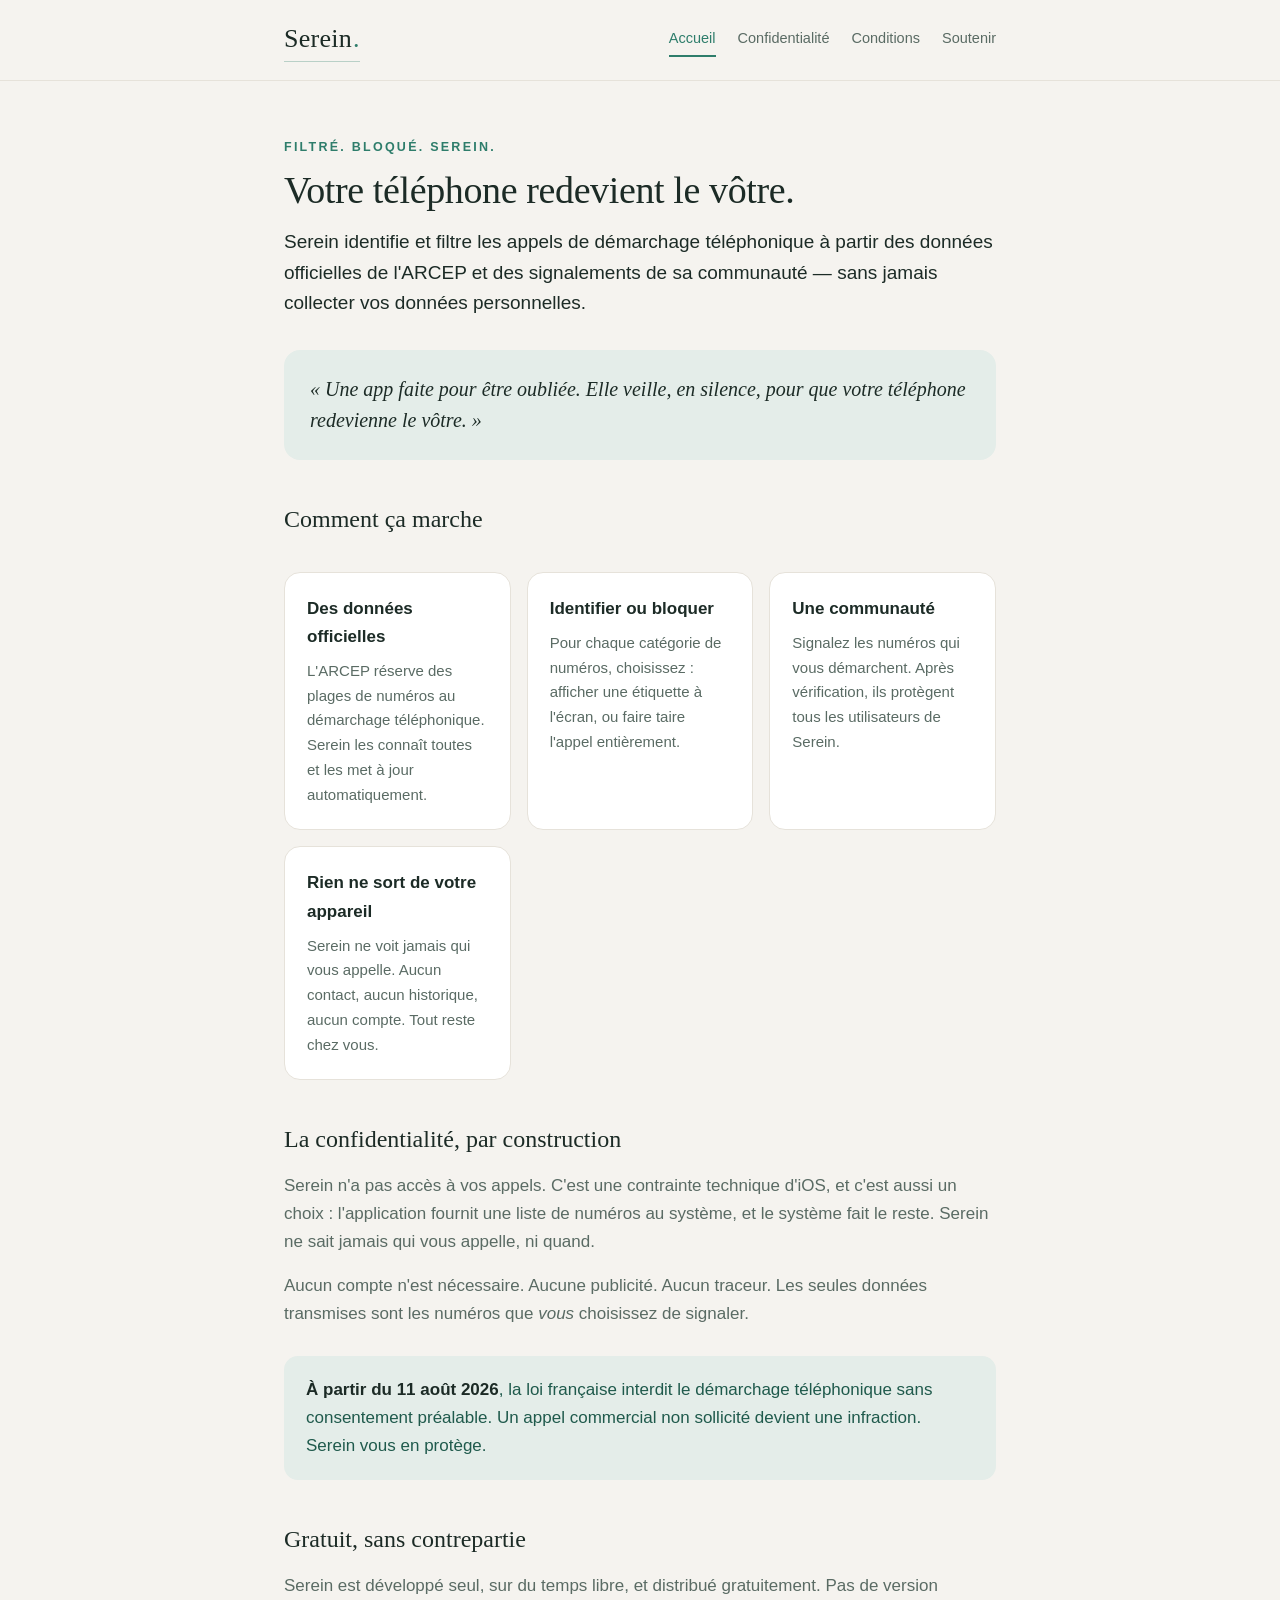
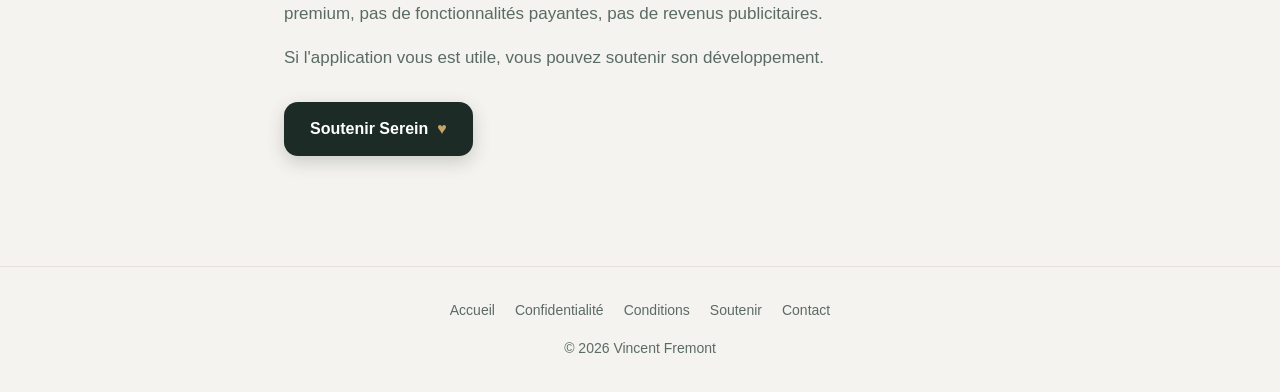
<file: index.html>
<!DOCTYPE html>
<html lang="fr">
<head>
<meta charset="UTF-8">
<meta name="viewport" content="width=device-width, initial-scale=1.0">
<title>Serein — Filtrez les appels de démarchage</title>
<meta name="description" content="Serein filtre les appels de démarchage à partir des données officielles de l'ARCEP, sans collecter vos données.">
<link rel="stylesheet" href="style.css">
</head>
<body>

<header>
  <div class="nav-wrap">
    <a href="index.html" class="brand">Serein<span class="dot">.</span></a>
    <nav>
      <a href="index.html" class="active">Accueil</a>
      <a href="confidentialite.html">Confidentialité</a>
      <a href="conditions.html">Conditions</a>
      <a href="soutenir.html">Soutenir</a>
    </nav>
  </div>
</header>

<main>
  <p class="tagline">Filtré. Bloqué. Serein.</p>
  <h1>Votre téléphone redevient le vôtre.</h1>

  <p class="lede">Serein identifie et filtre les appels de démarchage téléphonique à partir des données officielles de l'ARCEP et des signalements de sa communauté — sans jamais collecter vos données personnelles.</p>

  <div class="manifesto">
    « Une app faite pour être oubliée. Elle veille, en silence, pour que votre téléphone redevienne le vôtre. »
  </div>

  <h2>Comment ça marche</h2>

  <div class="cards">
    <div class="card">
      <h3>Des données officielles</h3>
      <p>L'ARCEP réserve des plages de numéros au démarchage téléphonique. Serein les connaît toutes et les met à jour automatiquement.</p>
    </div>
    <div class="card">
      <h3>Identifier ou bloquer</h3>
      <p>Pour chaque catégorie de numéros, choisissez : afficher une étiquette à l'écran, ou faire taire l'appel entièrement.</p>
    </div>
    <div class="card">
      <h3>Une communauté</h3>
      <p>Signalez les numéros qui vous démarchent. Après vérification, ils protègent tous les utilisateurs de Serein.</p>
    </div>
    <div class="card">
      <h3>Rien ne sort de votre appareil</h3>
      <p>Serein ne voit jamais qui vous appelle. Aucun contact, aucun historique, aucun compte. Tout reste chez vous.</p>
    </div>
  </div>

  <h2>La confidentialité, par construction</h2>

  <p>Serein n'a pas accès à vos appels. C'est une contrainte technique d'iOS, et c'est aussi un choix : l'application fournit une liste de numéros au système, et le système fait le reste. Serein ne sait jamais qui vous appelle, ni quand.</p>

  <p>Aucun compte n'est nécessaire. Aucune publicité. Aucun traceur. Les seules données transmises sont les numéros que <em>vous</em> choisissez de signaler.</p>

  <div class="callout">
    <p><strong>À partir du 11 août 2026</strong>, la loi française interdit le démarchage téléphonique sans consentement préalable. Un appel commercial non sollicité devient une infraction. Serein vous en protège.</p>
  </div>

  <h2>Gratuit, sans contrepartie</h2>

  <p>Serein est développé seul, sur du temps libre, et distribué gratuitement. Pas de version premium, pas de fonctionnalités payantes, pas de revenus publicitaires.</p>

  <p>Si l'application vous est utile, vous pouvez soutenir son développement.</p>

  <div class="btn-row">
    <a href="soutenir.html" class="btn dark">Soutenir Serein <span class="heart">♥</span></a>
  </div>

</main>

<footer>
  <div class="footer-links">
    <a href="index.html">Accueil</a>
    <a href="confidentialite.html">Confidentialité</a>
    <a href="conditions.html">Conditions</a>
    <a href="soutenir.html">Soutenir</a>
    <a href="mailto:mailtoserein@gmail.com">Contact</a>
  </div>
  <p style="margin:0">© 2026 Vincent Fremont</p>
</footer>

</body>
</html>
</file>
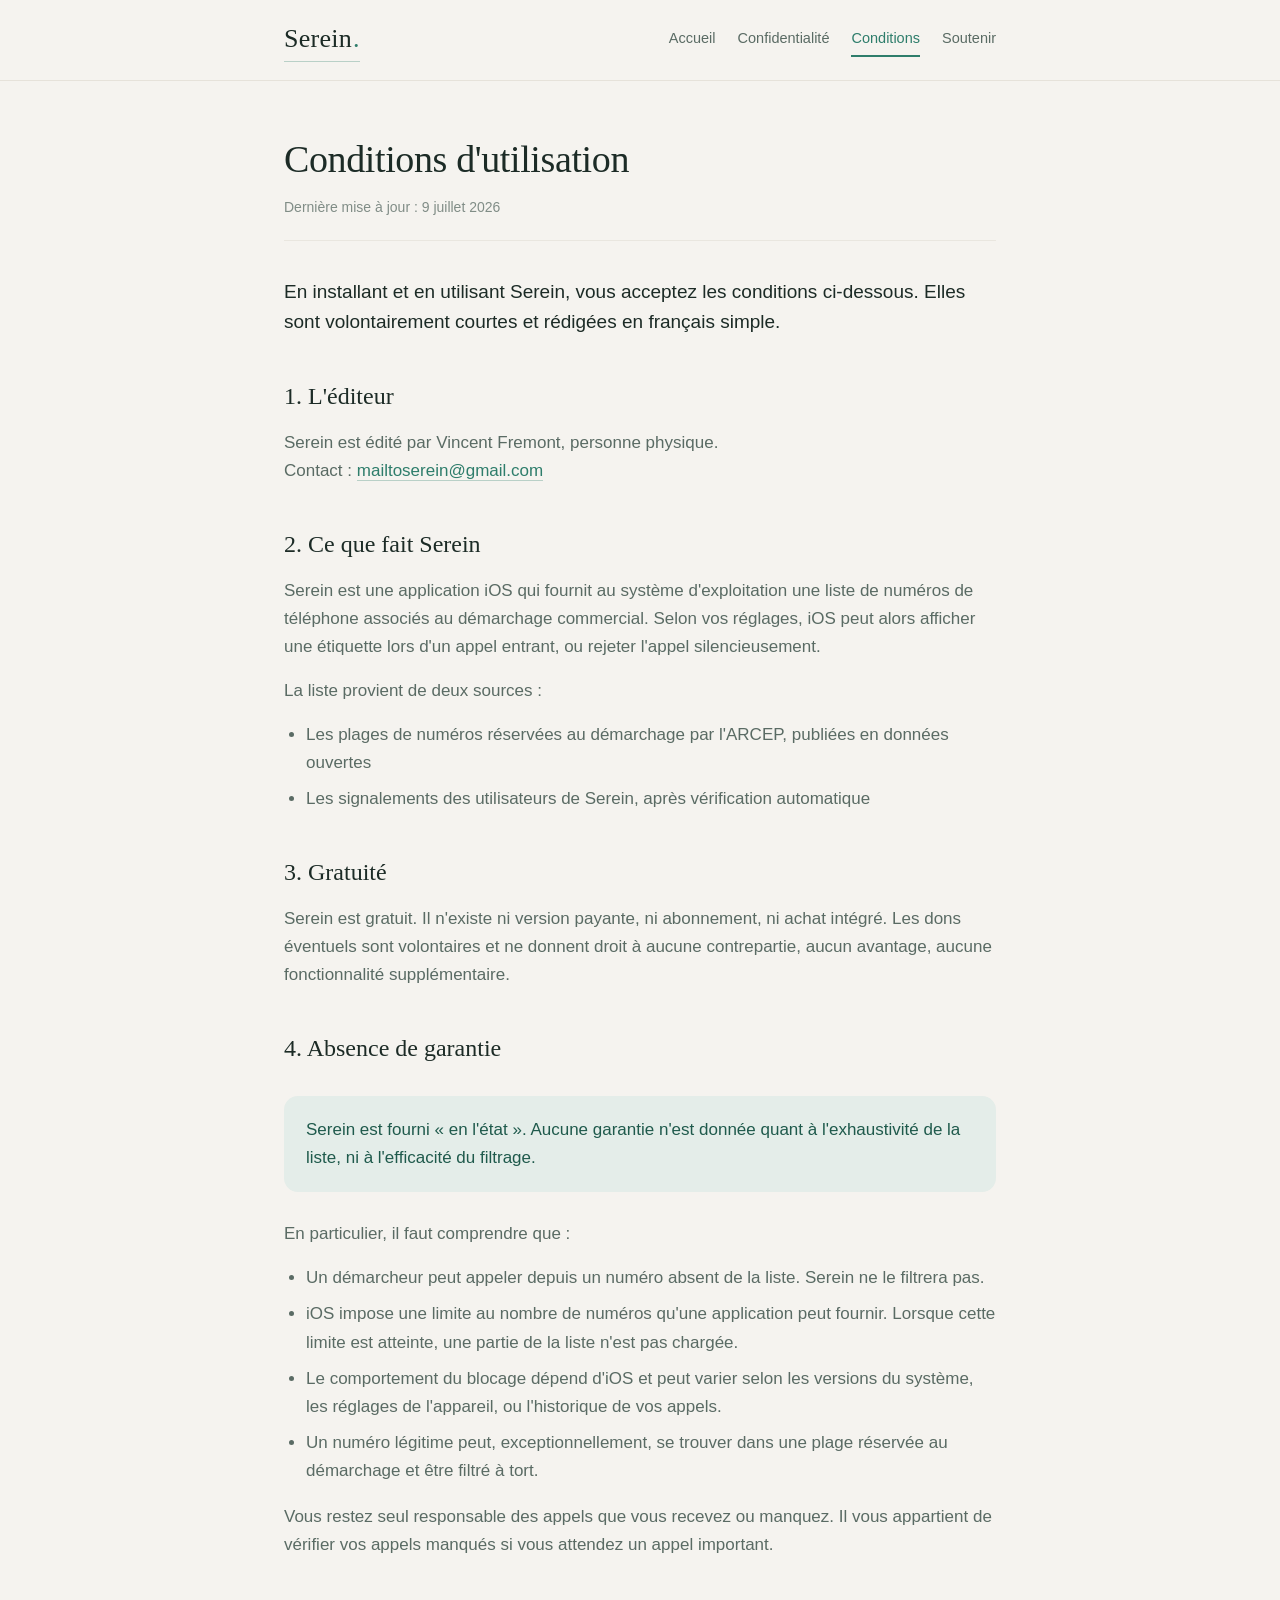
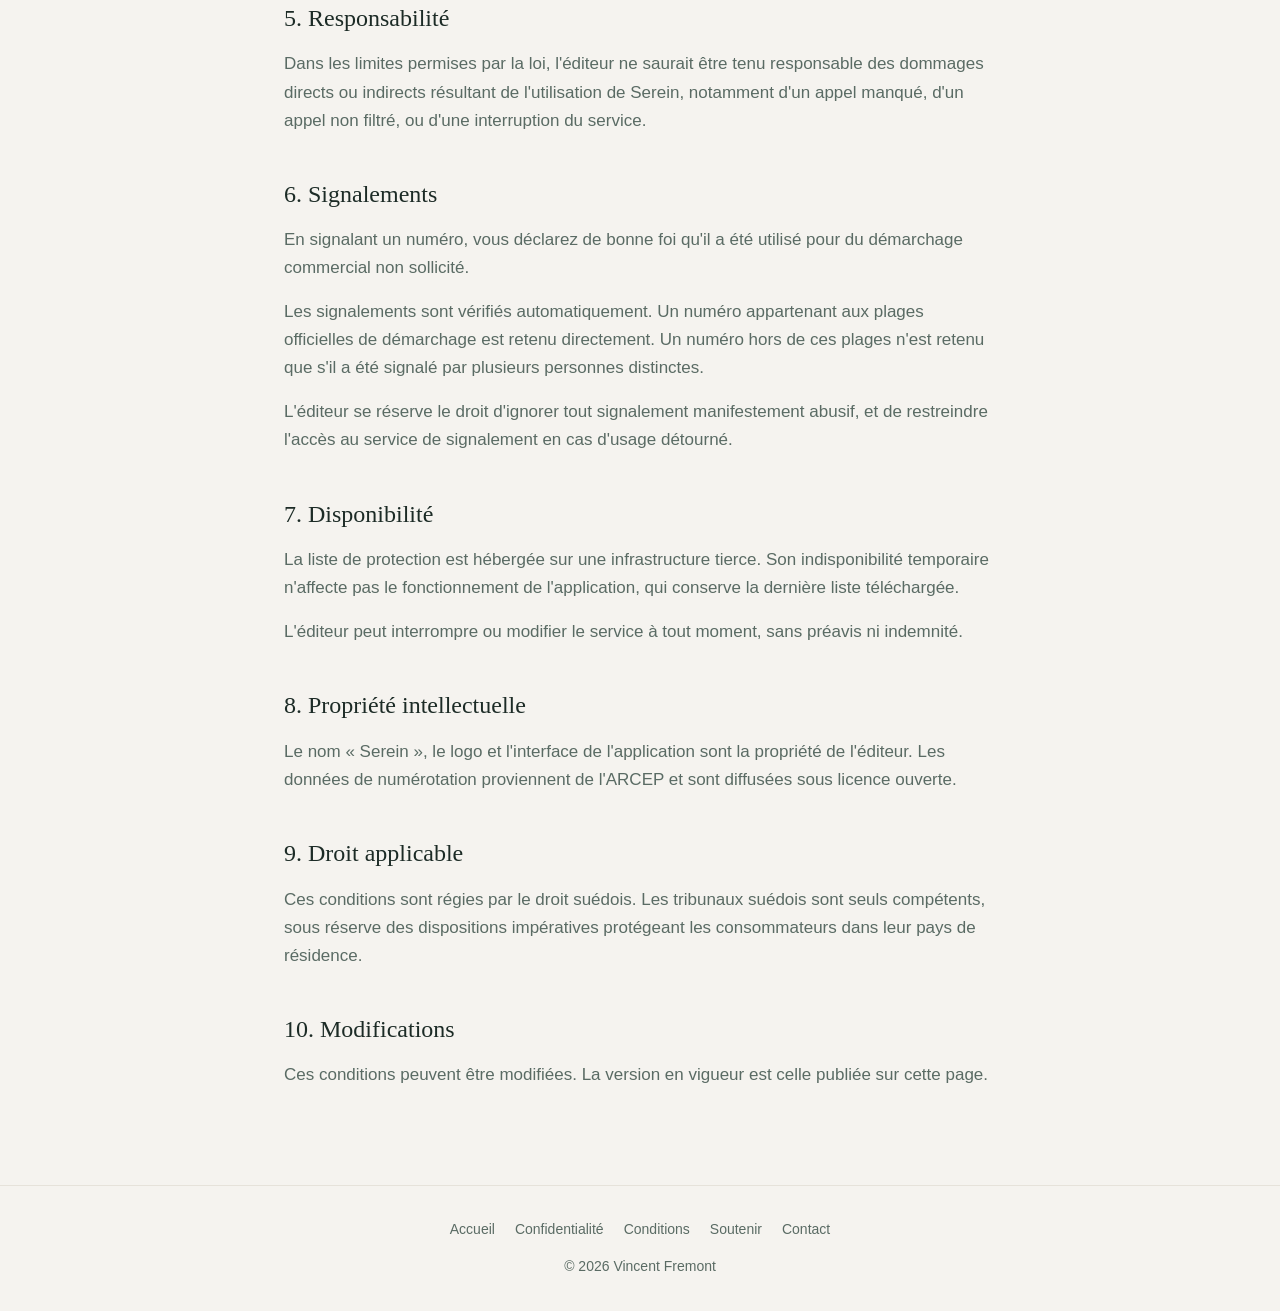
<file: conditions.html>
<!DOCTYPE html>
<html lang="fr">
<head>
<meta charset="UTF-8">
<meta name="viewport" content="width=device-width, initial-scale=1.0">
<title>Conditions d'utilisation — Serein</title>
<link rel="stylesheet" href="style.css">
</head>
<body>

<header>
  <div class="nav-wrap">
    <a href="index.html" class="brand">Serein<span class="dot">.</span></a>
    <nav>
      <a href="index.html">Accueil</a>
      <a href="confidentialite.html">Confidentialité</a>
      <a href="conditions.html" class="active">Conditions</a>
      <a href="soutenir.html">Soutenir</a>
    </nav>
  </div>
</header>

<main>
  <h1>Conditions d'utilisation</h1>
  <p class="updated">Dernière mise à jour : 9 juillet 2026</p>

  <p class="lede">En installant et en utilisant Serein, vous acceptez les conditions ci-dessous. Elles sont volontairement courtes et rédigées en français simple.</p>

  <h2>1. L'éditeur</h2>

  <p>Serein est édité par Vincent Fremont, personne physique.<br>
  Contact : <a href="mailto:mailtoserein@gmail.com">mailtoserein@gmail.com</a></p>

  <h2>2. Ce que fait Serein</h2>

  <p>Serein est une application iOS qui fournit au système d'exploitation une liste de numéros de téléphone associés au démarchage commercial. Selon vos réglages, iOS peut alors afficher une étiquette lors d'un appel entrant, ou rejeter l'appel silencieusement.</p>

  <p>La liste provient de deux sources :</p>
  <ul>
    <li>Les plages de numéros réservées au démarchage par l'ARCEP, publiées en données ouvertes</li>
    <li>Les signalements des utilisateurs de Serein, après vérification automatique</li>
  </ul>

  <h2>3. Gratuité</h2>

  <p>Serein est gratuit. Il n'existe ni version payante, ni abonnement, ni achat intégré. Les dons éventuels sont volontaires et ne donnent droit à aucune contrepartie, aucun avantage, aucune fonctionnalité supplémentaire.</p>

  <h2>4. Absence de garantie</h2>

  <div class="callout">
    <p>Serein est fourni « en l'état ». Aucune garantie n'est donnée quant à l'exhaustivité de la liste, ni à l'efficacité du filtrage.</p>
  </div>

  <p>En particulier, il faut comprendre que :</p>

  <ul>
    <li>Un démarcheur peut appeler depuis un numéro absent de la liste. Serein ne le filtrera pas.</li>
    <li>iOS impose une limite au nombre de numéros qu'une application peut fournir. Lorsque cette limite est atteinte, une partie de la liste n'est pas chargée.</li>
    <li>Le comportement du blocage dépend d'iOS et peut varier selon les versions du système, les réglages de l'appareil, ou l'historique de vos appels.</li>
    <li>Un numéro légitime peut, exceptionnellement, se trouver dans une plage réservée au démarchage et être filtré à tort.</li>
  </ul>

  <p>Vous restez seul responsable des appels que vous recevez ou manquez. Il vous appartient de vérifier vos appels manqués si vous attendez un appel important.</p>

  <h2>5. Responsabilité</h2>

  <p>Dans les limites permises par la loi, l'éditeur ne saurait être tenu responsable des dommages directs ou indirects résultant de l'utilisation de Serein, notamment d'un appel manqué, d'un appel non filtré, ou d'une interruption du service.</p>

  <h2>6. Signalements</h2>

  <p>En signalant un numéro, vous déclarez de bonne foi qu'il a été utilisé pour du démarchage commercial non sollicité.</p>

  <p>Les signalements sont vérifiés automatiquement. Un numéro appartenant aux plages officielles de démarchage est retenu directement. Un numéro hors de ces plages n'est retenu que s'il a été signalé par plusieurs personnes distinctes.</p>

  <p>L'éditeur se réserve le droit d'ignorer tout signalement manifestement abusif, et de restreindre l'accès au service de signalement en cas d'usage détourné.</p>

  <h2>7. Disponibilité</h2>

  <p>La liste de protection est hébergée sur une infrastructure tierce. Son indisponibilité temporaire n'affecte pas le fonctionnement de l'application, qui conserve la dernière liste téléchargée.</p>

  <p>L'éditeur peut interrompre ou modifier le service à tout moment, sans préavis ni indemnité.</p>

  <h2>8. Propriété intellectuelle</h2>

  <p>Le nom « Serein », le logo et l'interface de l'application sont la propriété de l'éditeur. Les données de numérotation proviennent de l'ARCEP et sont diffusées sous licence ouverte.</p>

  <h2>9. Droit applicable</h2>

  <p>Ces conditions sont régies par le droit suédois. Les tribunaux suédois sont seuls compétents, sous réserve des dispositions impératives protégeant les consommateurs dans leur pays de résidence.</p>

  <h2>10. Modifications</h2>

  <p>Ces conditions peuvent être modifiées. La version en vigueur est celle publiée sur cette page.</p>

</main>

<footer>
  <div class="footer-links">
    <a href="index.html">Accueil</a>
    <a href="confidentialite.html">Confidentialité</a>
    <a href="conditions.html">Conditions</a>
    <a href="soutenir.html">Soutenir</a>
    <a href="mailto:mailtoserein@gmail.com">Contact</a>
  </div>
  <p style="margin:0">© 2026 Vincent Fremont</p>
</footer>

</body>
</html>
</file>
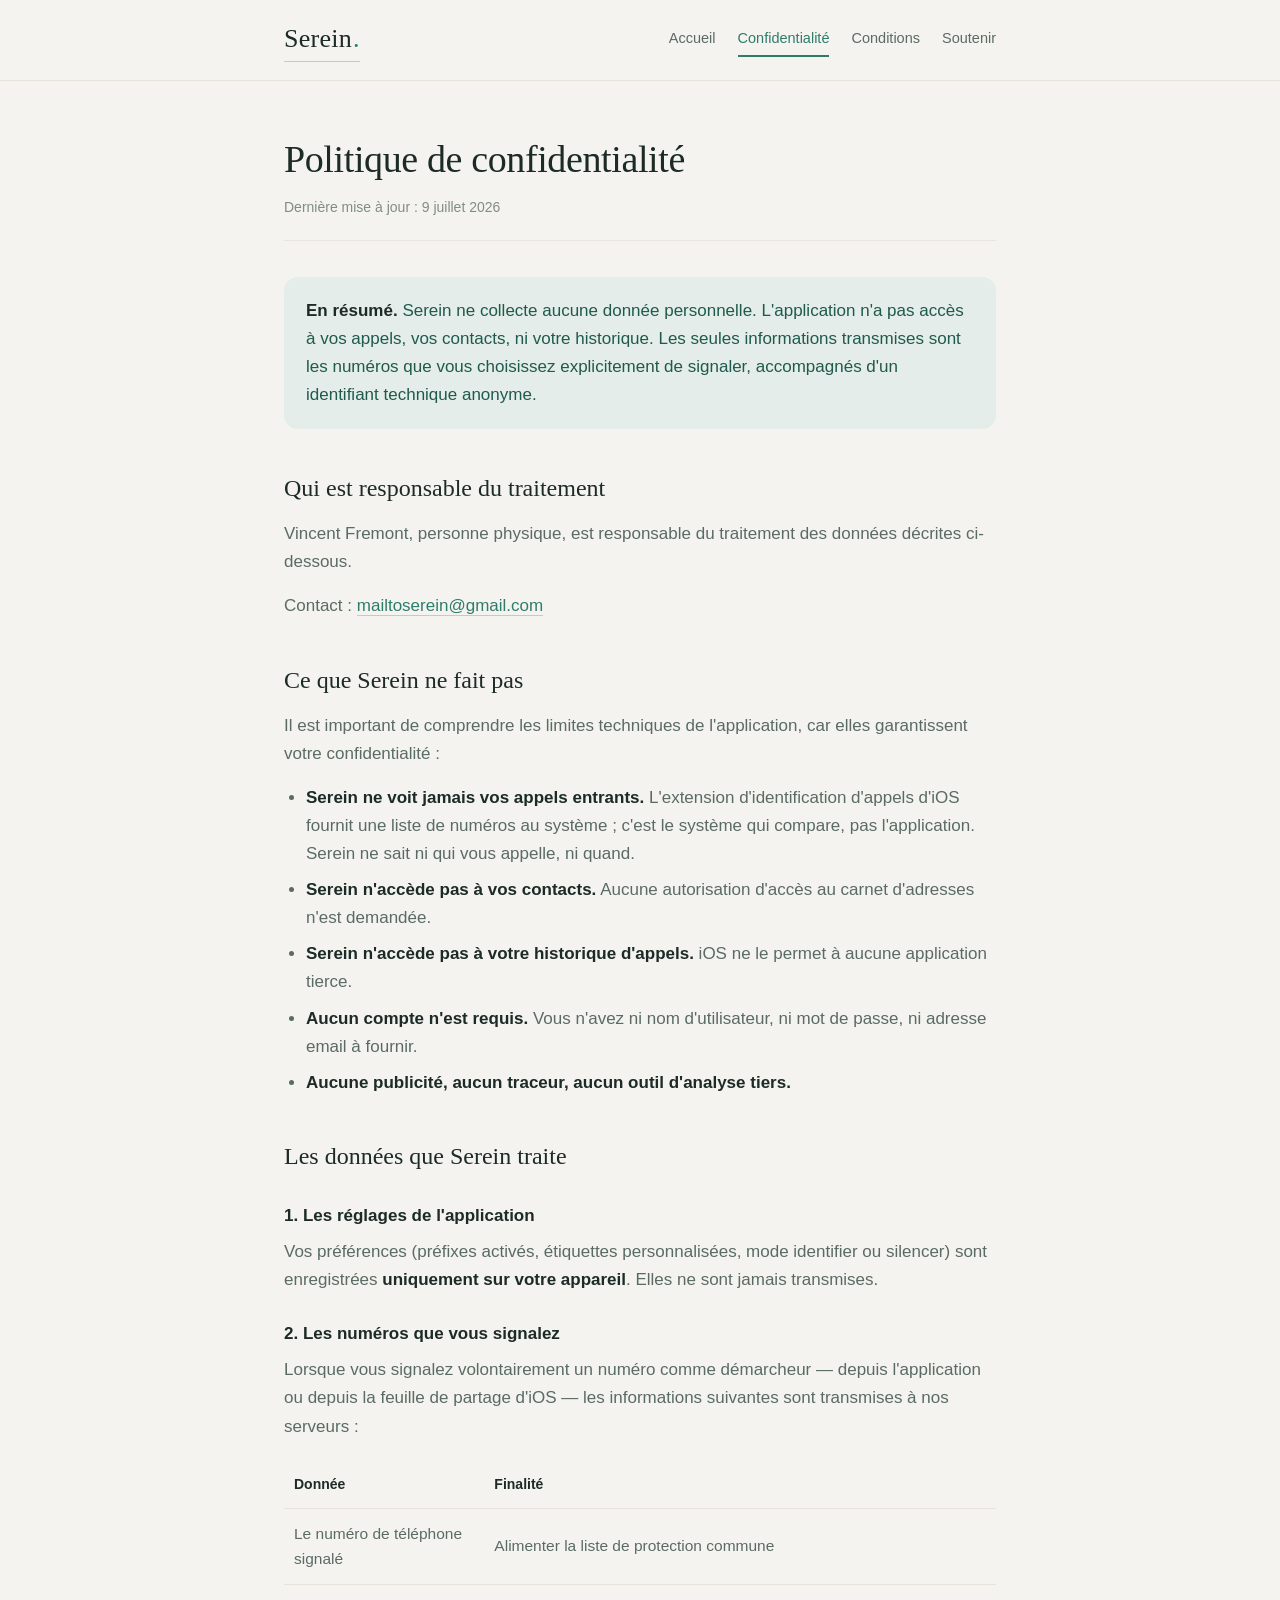
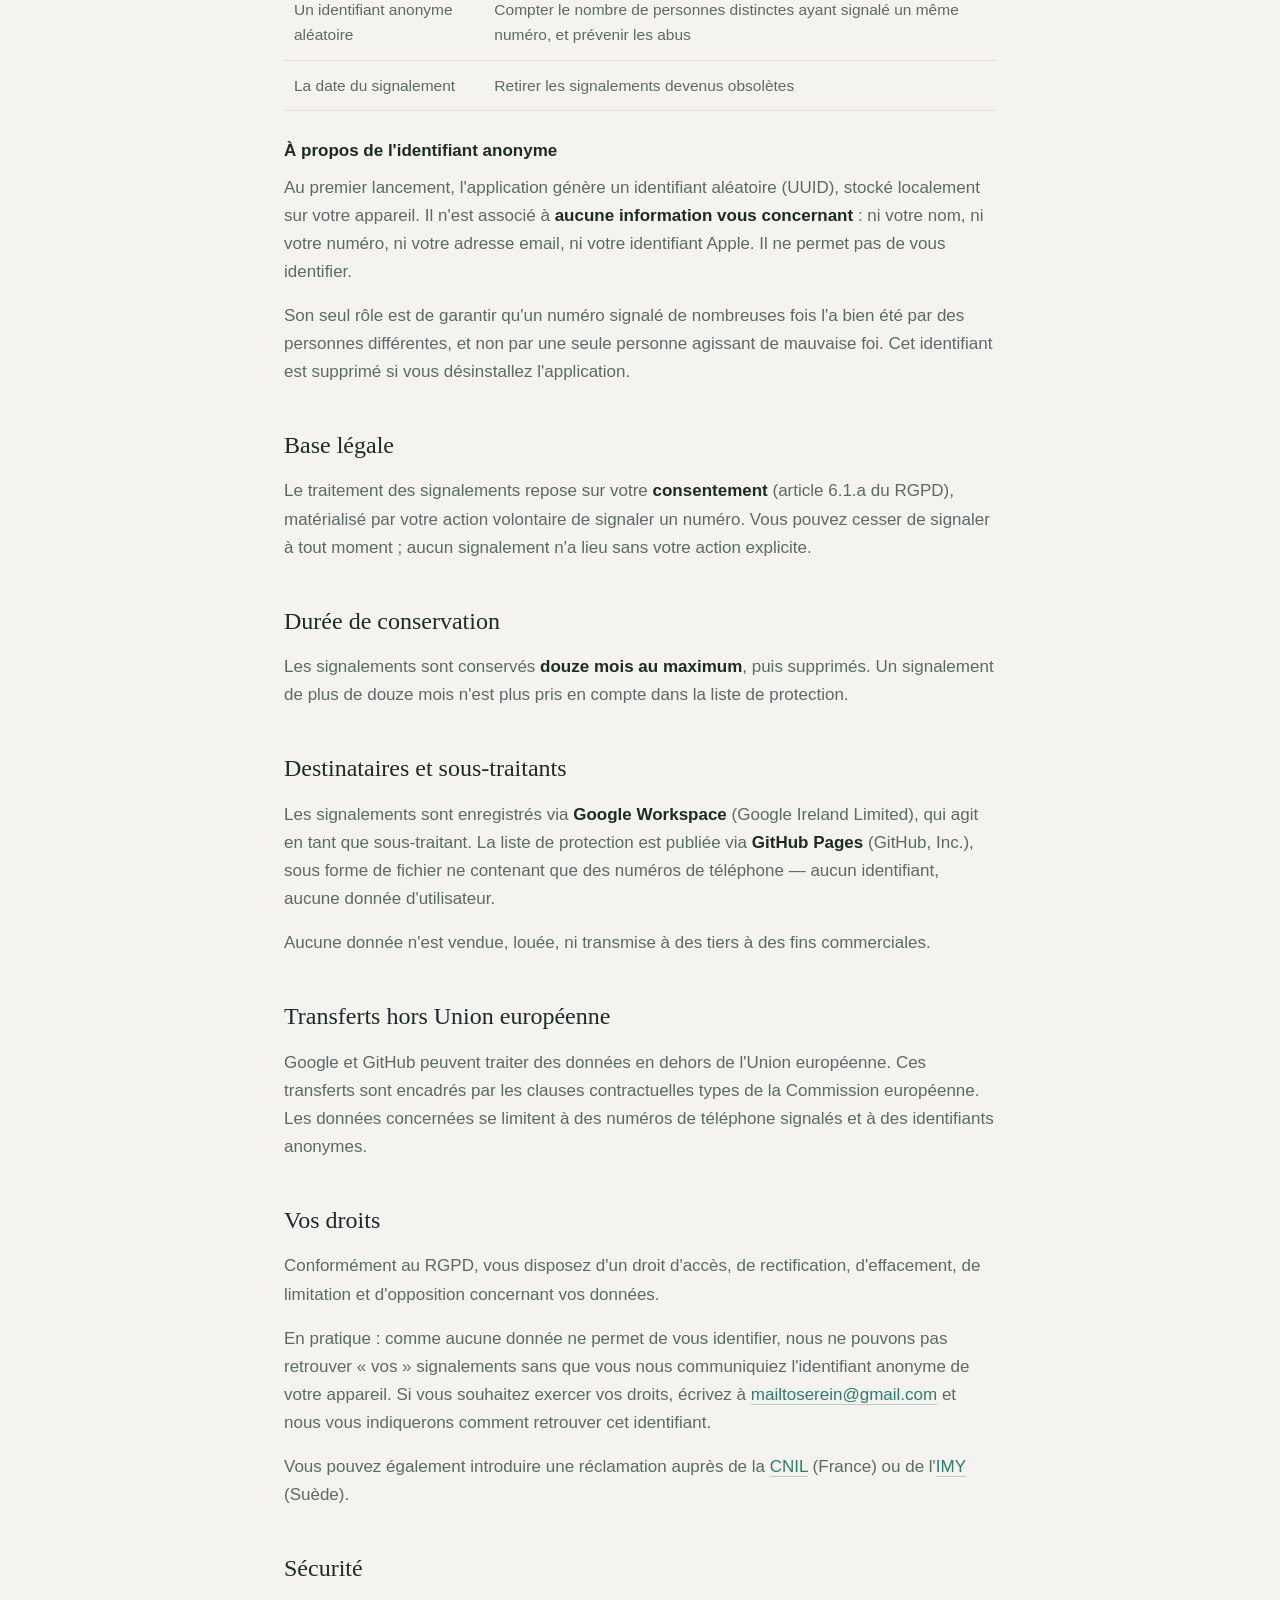
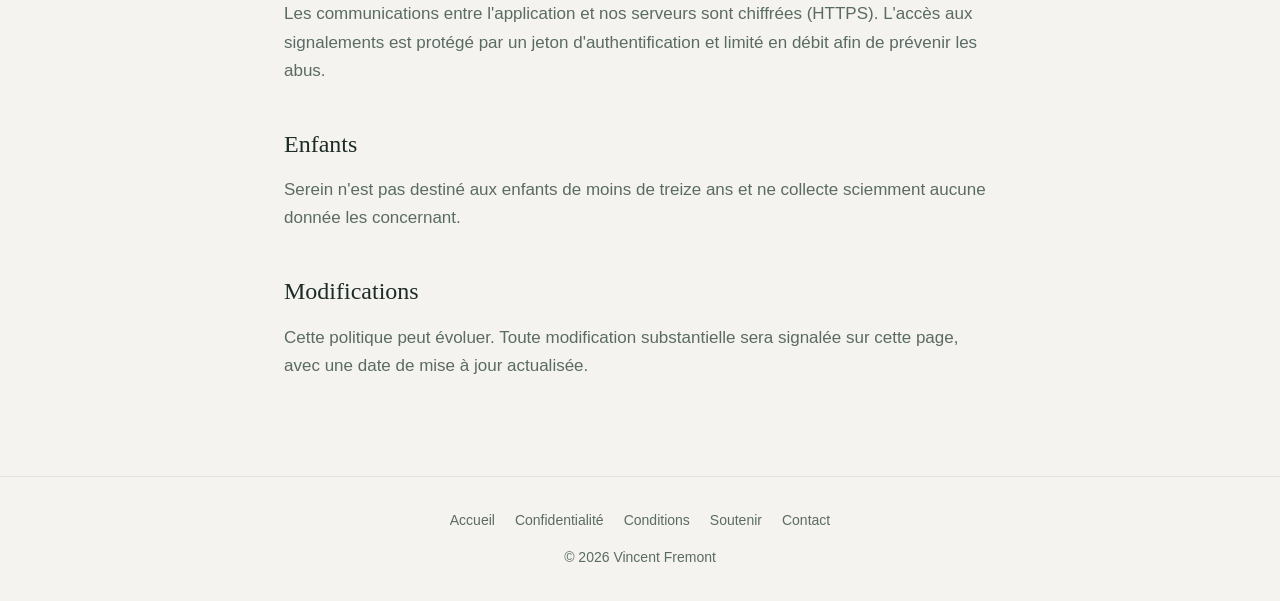
<file: confidentialite.html>
<!DOCTYPE html>
<html lang="fr">
<head>
<meta charset="UTF-8">
<meta name="viewport" content="width=device-width, initial-scale=1.0">
<title>Confidentialité — Serein</title>
<link rel="stylesheet" href="style.css">
</head>
<body>

<header>
  <div class="nav-wrap">
    <a href="index.html" class="brand">Serein<span class="dot">.</span></a>
    <nav>
      <a href="index.html">Accueil</a>
      <a href="confidentialite.html" class="active">Confidentialité</a>
      <a href="conditions.html">Conditions</a>
      <a href="soutenir.html">Soutenir</a>
    </nav>
  </div>
</header>

<main>
  <h1>Politique de confidentialité</h1>
  <p class="updated">Dernière mise à jour : 9 juillet 2026</p>

  <div class="callout">
    <p><strong>En résumé.</strong> Serein ne collecte aucune donnée personnelle. L'application n'a pas accès à vos appels, vos contacts, ni votre historique. Les seules informations transmises sont les numéros que vous choisissez explicitement de signaler, accompagnés d'un identifiant technique anonyme.</p>
  </div>

  <h2>Qui est responsable du traitement</h2>

  <p>Vincent Fremont, personne physique, est responsable du traitement des données décrites ci-dessous.</p>
  <p>Contact : <a href="mailto:mailtoserein@gmail.com">mailtoserein@gmail.com</a></p>

  <h2>Ce que Serein ne fait pas</h2>

  <p>Il est important de comprendre les limites techniques de l'application, car elles garantissent votre confidentialité :</p>

  <ul>
    <li><strong>Serein ne voit jamais vos appels entrants.</strong> L'extension d'identification d'appels d'iOS fournit une liste de numéros au système ; c'est le système qui compare, pas l'application. Serein ne sait ni qui vous appelle, ni quand.</li>
    <li><strong>Serein n'accède pas à vos contacts.</strong> Aucune autorisation d'accès au carnet d'adresses n'est demandée.</li>
    <li><strong>Serein n'accède pas à votre historique d'appels.</strong> iOS ne le permet à aucune application tierce.</li>
    <li><strong>Aucun compte n'est requis.</strong> Vous n'avez ni nom d'utilisateur, ni mot de passe, ni adresse email à fournir.</li>
    <li><strong>Aucune publicité, aucun traceur, aucun outil d'analyse tiers.</strong></li>
  </ul>

  <h2>Les données que Serein traite</h2>

  <h3>1. Les réglages de l'application</h3>
  <p>Vos préférences (préfixes activés, étiquettes personnalisées, mode identifier ou silencer) sont enregistrées <strong>uniquement sur votre appareil</strong>. Elles ne sont jamais transmises.</p>

  <h3>2. Les numéros que vous signalez</h3>
  <p>Lorsque vous signalez volontairement un numéro comme démarcheur — depuis l'application ou depuis la feuille de partage d'iOS — les informations suivantes sont transmises à nos serveurs :</p>

  <table>
    <tr><th>Donnée</th><th>Finalité</th></tr>
    <tr><td>Le numéro de téléphone signalé</td><td>Alimenter la liste de protection commune</td></tr>
    <tr><td>Un identifiant anonyme aléatoire</td><td>Compter le nombre de personnes distinctes ayant signalé un même numéro, et prévenir les abus</td></tr>
    <tr><td>La date du signalement</td><td>Retirer les signalements devenus obsolètes</td></tr>
  </table>

  <h3>À propos de l'identifiant anonyme</h3>
  <p>Au premier lancement, l'application génère un identifiant aléatoire (UUID), stocké localement sur votre appareil. Il n'est associé à <strong>aucune information vous concernant</strong> : ni votre nom, ni votre numéro, ni votre adresse email, ni votre identifiant Apple. Il ne permet pas de vous identifier.</p>

  <p>Son seul rôle est de garantir qu'un numéro signalé de nombreuses fois l'a bien été par des personnes différentes, et non par une seule personne agissant de mauvaise foi. Cet identifiant est supprimé si vous désinstallez l'application.</p>

  <h2>Base légale</h2>

  <p>Le traitement des signalements repose sur votre <strong>consentement</strong> (article 6.1.a du RGPD), matérialisé par votre action volontaire de signaler un numéro. Vous pouvez cesser de signaler à tout moment ; aucun signalement n'a lieu sans votre action explicite.</p>

  <h2>Durée de conservation</h2>

  <p>Les signalements sont conservés <strong>douze mois au maximum</strong>, puis supprimés. Un signalement de plus de douze mois n'est plus pris en compte dans la liste de protection.</p>

  <h2>Destinataires et sous-traitants</h2>

  <p>Les signalements sont enregistrés via <strong>Google Workspace</strong> (Google Ireland Limited), qui agit en tant que sous-traitant. La liste de protection est publiée via <strong>GitHub Pages</strong> (GitHub, Inc.), sous forme de fichier ne contenant que des numéros de téléphone — aucun identifiant, aucune donnée d'utilisateur.</p>

  <p>Aucune donnée n'est vendue, louée, ni transmise à des tiers à des fins commerciales.</p>

  <h2>Transferts hors Union européenne</h2>

  <p>Google et GitHub peuvent traiter des données en dehors de l'Union européenne. Ces transferts sont encadrés par les clauses contractuelles types de la Commission européenne. Les données concernées se limitent à des numéros de téléphone signalés et à des identifiants anonymes.</p>

  <h2>Vos droits</h2>

  <p>Conformément au RGPD, vous disposez d'un droit d'accès, de rectification, d'effacement, de limitation et d'opposition concernant vos données.</p>

  <p>En pratique : comme aucune donnée ne permet de vous identifier, nous ne pouvons pas retrouver « vos » signalements sans que vous nous communiquiez l'identifiant anonyme de votre appareil. Si vous souhaitez exercer vos droits, écrivez à <a href="mailto:mailtoserein@gmail.com">mailtoserein@gmail.com</a> et nous vous indiquerons comment retrouver cet identifiant.</p>

  <p>Vous pouvez également introduire une réclamation auprès de la <a href="https://www.cnil.fr" target="_blank" rel="noopener">CNIL</a> (France) ou de l'<a href="https://www.imy.se" target="_blank" rel="noopener">IMY</a> (Suède).</p>

  <h2>Sécurité</h2>

  <p>Les communications entre l'application et nos serveurs sont chiffrées (HTTPS). L'accès aux signalements est protégé par un jeton d'authentification et limité en débit afin de prévenir les abus.</p>

  <h2>Enfants</h2>

  <p>Serein n'est pas destiné aux enfants de moins de treize ans et ne collecte sciemment aucune donnée les concernant.</p>

  <h2>Modifications</h2>

  <p>Cette politique peut évoluer. Toute modification substantielle sera signalée sur cette page, avec une date de mise à jour actualisée.</p>

</main>

<footer>
  <div class="footer-links">
    <a href="index.html">Accueil</a>
    <a href="confidentialite.html">Confidentialité</a>
    <a href="conditions.html">Conditions</a>
    <a href="soutenir.html">Soutenir</a>
    <a href="mailto:mailtoserein@gmail.com">Contact</a>
  </div>
  <p style="margin:0">© 2026 Vincent Fremont</p>
</footer>

</body>
</html>
</file>
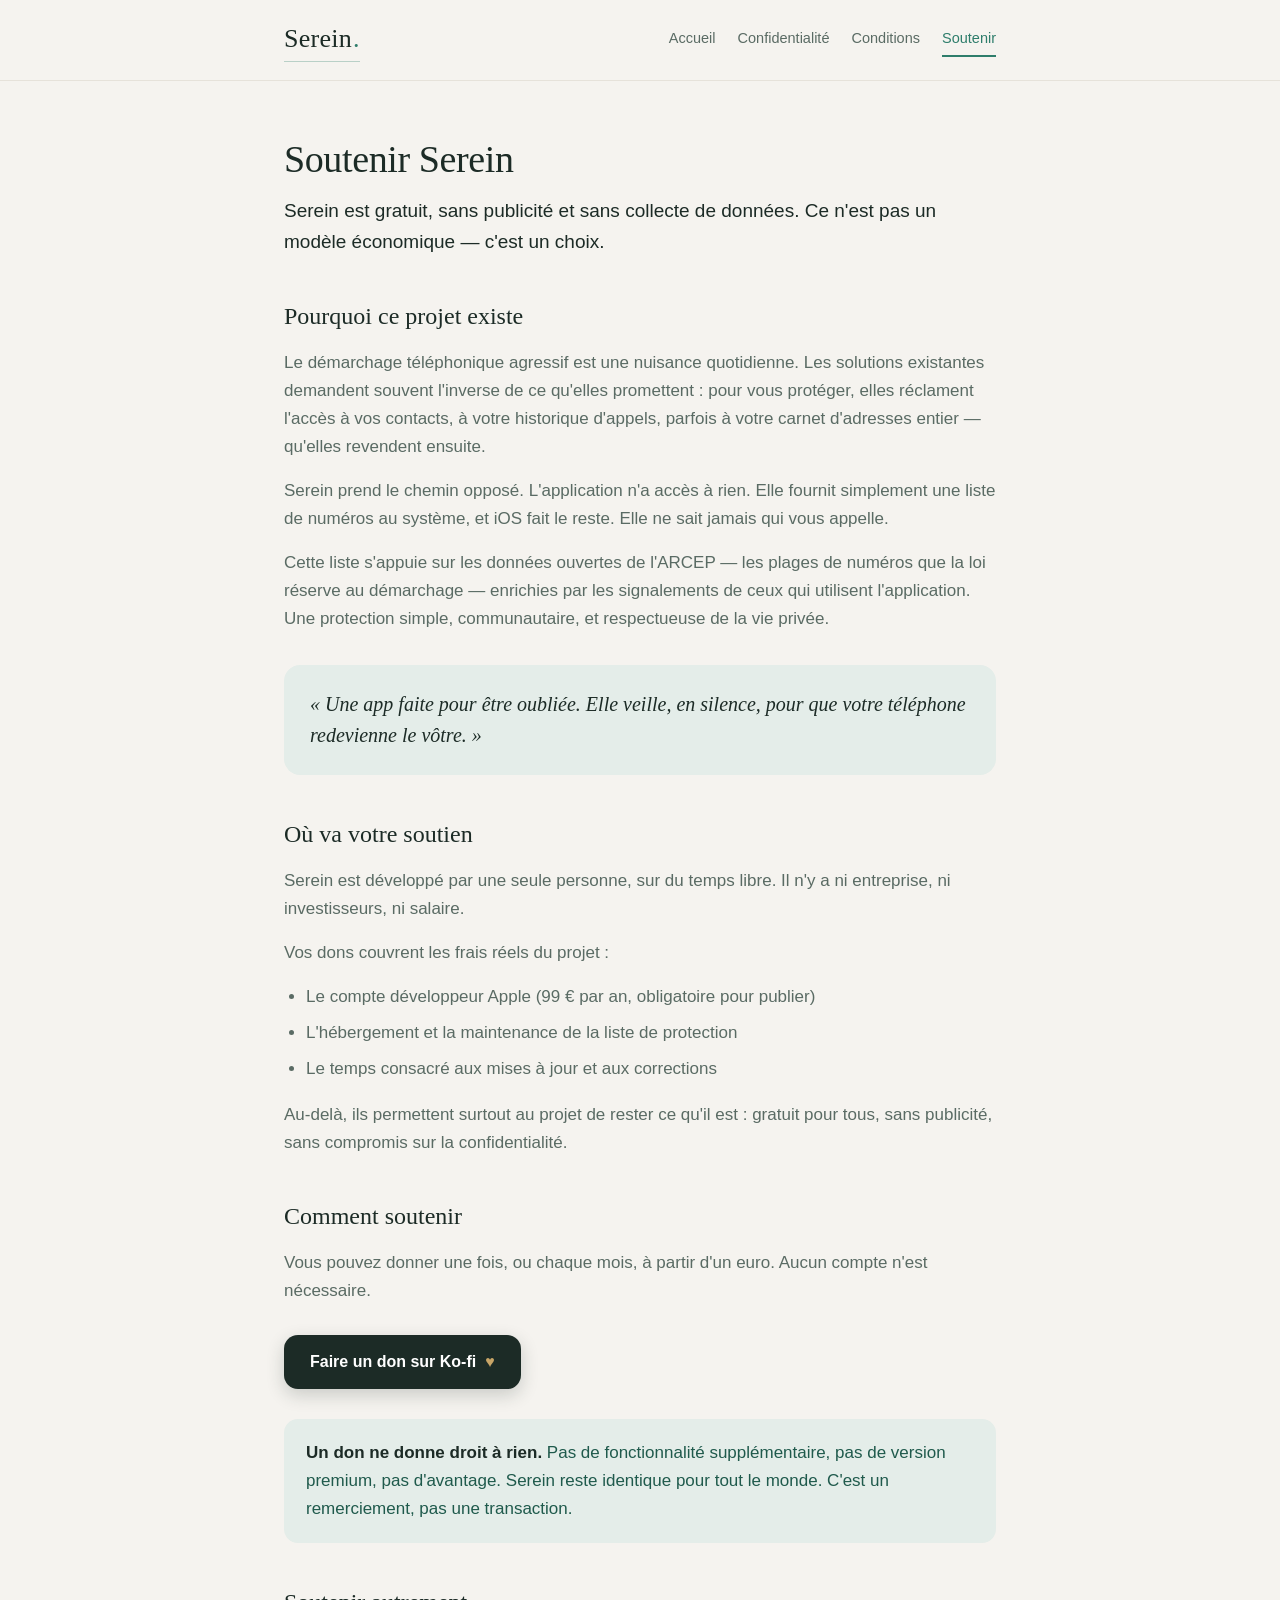
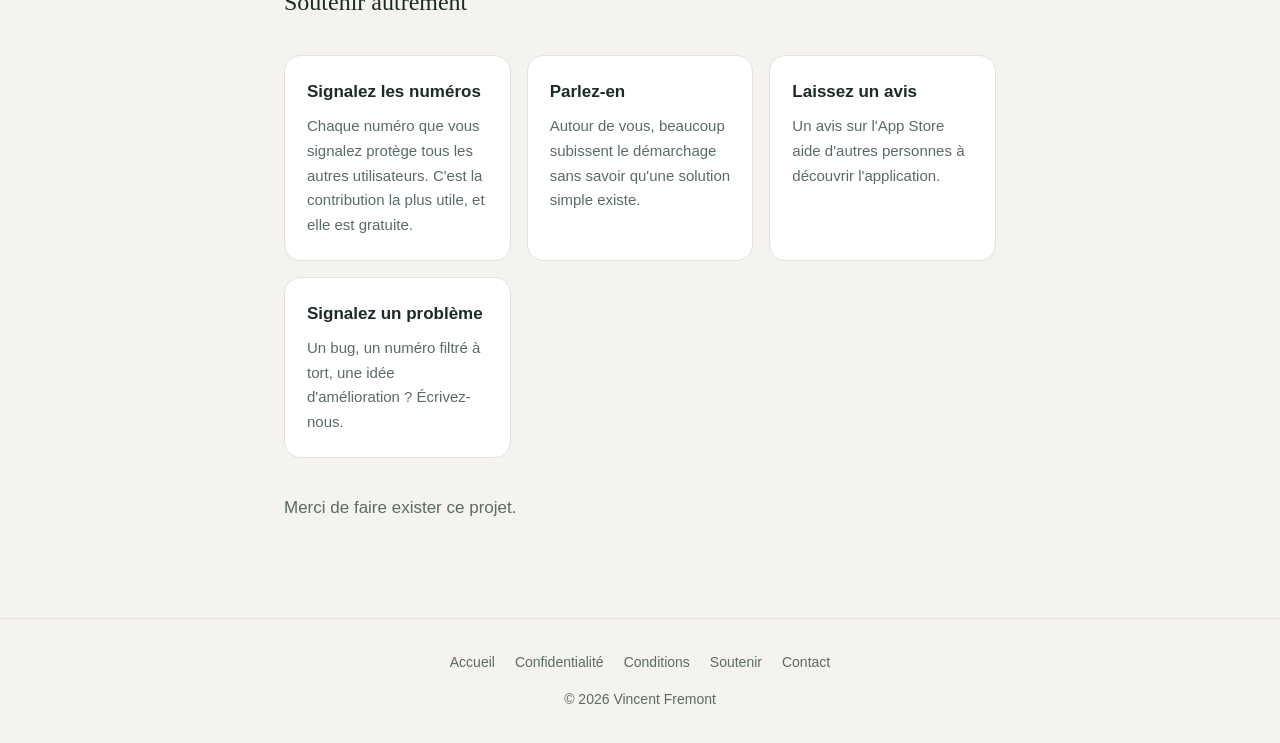
<file: soutenir.html>
<!DOCTYPE html>
<html lang="fr">
<head>
<meta charset="UTF-8">
<meta name="viewport" content="width=device-width, initial-scale=1.0">
<title>Soutenir Serein</title>
<link rel="stylesheet" href="style.css">
</head>
<body>

<header>
  <div class="nav-wrap">
    <a href="index.html" class="brand">Serein<span class="dot">.</span></a>
    <nav>
      <a href="index.html">Accueil</a>
      <a href="confidentialite.html">Confidentialité</a>
      <a href="conditions.html">Conditions</a>
      <a href="soutenir.html" class="active">Soutenir</a>
    </nav>
  </div>
</header>

<main>
  <h1>Soutenir Serein</h1>

  <p class="lede">Serein est gratuit, sans publicité et sans collecte de données. Ce n'est pas un modèle économique — c'est un choix.</p>

  <h2>Pourquoi ce projet existe</h2>

  <p>Le démarchage téléphonique agressif est une nuisance quotidienne. Les solutions existantes demandent souvent l'inverse de ce qu'elles promettent : pour vous protéger, elles réclament l'accès à vos contacts, à votre historique d'appels, parfois à votre carnet d'adresses entier — qu'elles revendent ensuite.</p>

  <p>Serein prend le chemin opposé. L'application n'a accès à rien. Elle fournit simplement une liste de numéros au système, et iOS fait le reste. Elle ne sait jamais qui vous appelle.</p>

  <p>Cette liste s'appuie sur les données ouvertes de l'ARCEP — les plages de numéros que la loi réserve au démarchage — enrichies par les signalements de ceux qui utilisent l'application. Une protection simple, communautaire, et respectueuse de la vie privée.</p>

  <div class="manifesto">
    « Une app faite pour être oubliée. Elle veille, en silence, pour que votre téléphone redevienne le vôtre. »
  </div>

  <h2>Où va votre soutien</h2>

  <p>Serein est développé par une seule personne, sur du temps libre. Il n'y a ni entreprise, ni investisseurs, ni salaire.</p>

  <p>Vos dons couvrent les frais réels du projet :</p>

  <ul>
    <li>Le compte développeur Apple (99 € par an, obligatoire pour publier)</li>
    <li>L'hébergement et la maintenance de la liste de protection</li>
    <li>Le temps consacré aux mises à jour et aux corrections</li>
  </ul>

  <p>Au-delà, ils permettent surtout au projet de rester ce qu'il est : gratuit pour tous, sans publicité, sans compromis sur la confidentialité.</p>

  <h2>Comment soutenir</h2>

  <p>Vous pouvez donner une fois, ou chaque mois, à partir d'un euro. Aucun compte n'est nécessaire.</p>

  <div class="btn-row">
    <a href="https://ko-fi.com/serein_studio" class="btn dark" target="_blank" rel="noopener">
      Faire un don sur Ko-fi <span class="heart">♥</span>
    </a>
  </div>

  <div class="callout">
    <p><strong>Un don ne donne droit à rien.</strong> Pas de fonctionnalité supplémentaire, pas de version premium, pas d'avantage. Serein reste identique pour tout le monde. C'est un remerciement, pas une transaction.</p>
  </div>

  <h2>Soutenir autrement</h2>

  <div class="cards">
    <div class="card">
      <h3>Signalez les numéros</h3>
      <p>Chaque numéro que vous signalez protège tous les autres utilisateurs. C'est la contribution la plus utile, et elle est gratuite.</p>
    </div>
    <div class="card">
      <h3>Parlez-en</h3>
      <p>Autour de vous, beaucoup subissent le démarchage sans savoir qu'une solution simple existe.</p>
    </div>
    <div class="card">
      <h3>Laissez un avis</h3>
      <p>Un avis sur l'App Store aide d'autres personnes à découvrir l'application.</p>
    </div>
    <div class="card">
      <h3>Signalez un problème</h3>
      <p>Un bug, un numéro filtré à tort, une idée d'amélioration ? Écrivez-nous.</p>
    </div>
  </div>

  <p style="margin-top:36px">Merci de faire exister ce projet.</p>

</main>

<footer>
  <div class="footer-links">
    <a href="index.html">Accueil</a>
    <a href="confidentialite.html">Confidentialité</a>
    <a href="conditions.html">Conditions</a>
    <a href="soutenir.html">Soutenir</a>
    <a href="mailto:mailtoserein@gmail.com">Contact</a>
  </div>
  <p style="margin:0">© 2026 Vincent Fremont</p>
</footer>

</body>
</html>
</file>
<file: style.css>
/* Serein — feuille de style commune */

:root{
  --bg:          #F5F3EF;
  --surface:     #FFFFFF;
  --ink:         #1C2B26;
  --ink-soft:    #5A6B64;
  --accent:      #2E7D6B;
  --accent-deep: #1F5A4C;
  --accent-soft: #E4EDE9;
  --gold:        #C8A567;
  --line:        #E6E2DA;
}

*{box-sizing:border-box;margin:0;padding:0}

html{scroll-behavior:smooth}

body{
  background:var(--bg);
  color:var(--ink);
  font-family:-apple-system,BlinkMacSystemFont,"Segoe UI",Roboto,Helvetica,Arial,sans-serif;
  font-size:17px;
  line-height:1.65;
  -webkit-font-smoothing:antialiased;
}

/* --- En-tête / navigation --- */
header{
  border-bottom:1px solid var(--line);
  background:var(--bg);
  position:sticky;top:0;z-index:10;
}
.nav-wrap{
  max-width:760px;margin:0 auto;padding:18px 24px;
  display:flex;align-items:center;justify-content:space-between;gap:20px;
  flex-wrap:wrap;
}
.brand{
  display:flex;align-items:baseline;gap:1px;
  font-family:Georgia,"Times New Roman",serif;
  font-size:26px;font-weight:500;letter-spacing:.01em;
  color:var(--ink);text-decoration:none;
}
.brand .dot{color:var(--accent)}
nav{display:flex;gap:22px;flex-wrap:wrap}
nav a{
  color:var(--ink-soft);text-decoration:none;font-size:14.5px;font-weight:500;
  padding:4px 0;border-bottom:2px solid transparent;transition:color .15s,border-color .15s;
}
nav a:hover{color:var(--accent)}
nav a.active{color:var(--accent);border-bottom-color:var(--accent)}

/* --- Contenu --- */
main{max-width:760px;margin:0 auto;padding:56px 24px 80px}

h1{
  font-family:Georgia,"Times New Roman",serif;
  font-size:38px;font-weight:500;line-height:1.2;
  margin-bottom:14px;letter-spacing:-.01em;
}
h2{
  font-family:Georgia,"Times New Roman",serif;
  font-size:24px;font-weight:500;
  margin:40px 0 12px;
}
h3{font-size:17px;font-weight:600;margin:26px 0 8px}

p{margin-bottom:16px;color:var(--ink-soft)}
p.lede{font-size:19px;color:var(--ink);line-height:1.6;margin-bottom:28px}

a{color:var(--accent);text-decoration:none;border-bottom:1px solid rgba(46,125,107,.3)}
a:hover{border-bottom-color:var(--accent)}

ul{margin:0 0 18px 22px;color:var(--ink-soft)}
li{margin-bottom:8px}

strong{color:var(--ink);font-weight:600}

.tagline{
  font-size:12.5px;letter-spacing:.18em;text-transform:uppercase;
  color:var(--accent);font-weight:600;margin-bottom:10px;
}

.updated{
  font-size:14px;color:var(--ink-soft);opacity:.75;
  margin-bottom:36px;padding-bottom:20px;border-bottom:1px solid var(--line);
}

/* --- Blocs --- */
.callout{
  background:var(--accent-soft);
  border-radius:14px;padding:20px 22px;margin:28px 0;
}
.callout p:last-child{margin-bottom:0}
.callout p{color:var(--accent-deep)}

.manifesto{
  font-family:Georgia,"Times New Roman",serif;
  font-style:italic;font-size:20px;line-height:1.55;
  background:var(--accent-soft);border-radius:16px;
  padding:24px 26px;margin:32px 0;color:var(--ink);
}

/* --- Boutons --- */
.btn{
  display:inline-flex;align-items:center;gap:9px;
  background:var(--accent);color:#fff;
  padding:14px 26px;border-radius:14px;
  font-weight:600;font-size:16px;text-decoration:none;border:none;
  box-shadow:0 6px 18px rgba(46,125,107,.25);
  transition:transform .12s, box-shadow .12s;
}
.btn:hover{transform:translateY(-1px);box-shadow:0 8px 22px rgba(46,125,107,.32);border:none}
.btn.dark{background:var(--ink);box-shadow:0 6px 18px rgba(28,43,38,.2)}
.btn .heart{color:var(--gold)}

.btn-row{display:flex;gap:14px;flex-wrap:wrap;margin:30px 0}

/* --- Cartes --- */
.cards{display:grid;grid-template-columns:repeat(auto-fit,minmax(220px,1fr));gap:16px;margin:32px 0}
.card{
  background:var(--surface);border:1px solid var(--line);
  border-radius:16px;padding:22px;
}
.card h3{margin-top:0}
.card p{font-size:15px;margin-bottom:0}

/* --- Tableau --- */
table{width:100%;border-collapse:collapse;margin:20px 0;font-size:15.5px}
th,td{text-align:left;padding:12px 10px;border-bottom:1px solid var(--line)}
th{font-weight:600;color:var(--ink);font-size:14px}
td{color:var(--ink-soft)}

/* --- Pied de page --- */
footer{
  border-top:1px solid var(--line);
  padding:32px 24px;text-align:center;
  color:var(--ink-soft);font-size:14px;
}
footer a{color:var(--ink-soft);border-bottom:none}
footer a:hover{color:var(--accent)}
.footer-links{display:flex;gap:20px;justify-content:center;flex-wrap:wrap;margin-bottom:14px}

@media (max-width:600px){
  h1{font-size:30px}
  main{padding:40px 22px 60px}
  .nav-wrap{flex-direction:column;align-items:flex-start;gap:14px}
  nav{gap:18px}
}
</file>
